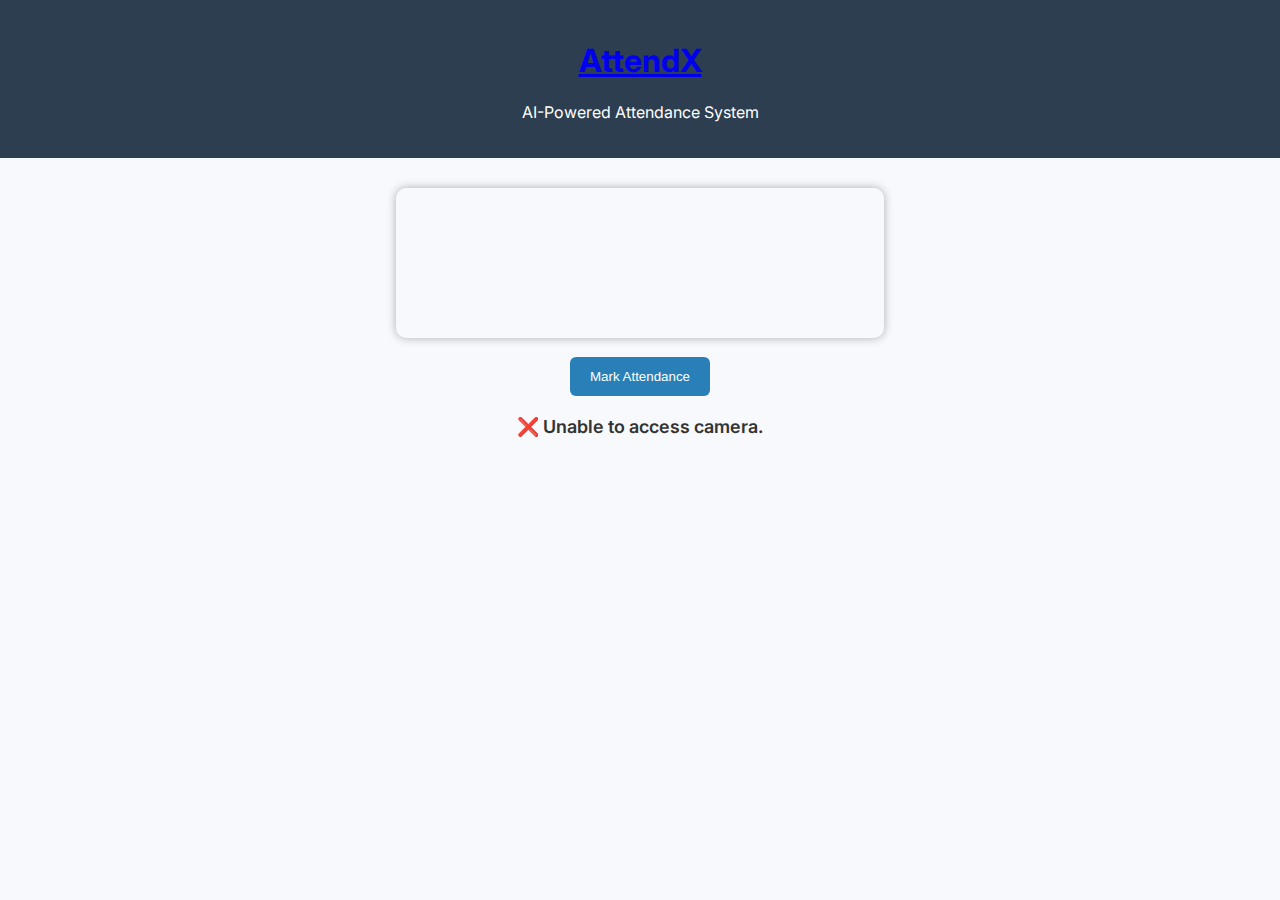
<file: frontend/attendance.html>
<!DOCTYPE html>
<html lang="en">
<head>
  <meta charset="UTF-8">
  <meta name="viewport" content="width=device-width, initial-scale=1.0">
  <title>AI Attendance - AttendX</title>
  <link href="https://fonts.googleapis.com/css2?family=Inter:wght@300;400&display=swap" rel="stylesheet">
  <style>
    body { font-family: 'Inter', sans-serif; margin: 0; background: #f7f9fc; color: #333; }
    header { text-align: center; padding: 20px; background: #2c3e50; color: #fff; }
    .container { padding: 30px; text-align: center; }
    video { width: 40%; border-radius: 10px; box-shadow: 0 0 10px rgba(0,0,0,0.3); }
    button { background: #2980b9; color: #fff; border: none; padding: 12px 20px; border-radius: 6px; cursor: pointer; margin-top: 15px; }
    button:hover { background: #3498db; }
    .message { margin-top: 20px; font-size: 18px; font-weight: 600; }
  </style>
</head>
<body>
  <header>
    <h1><a href="index.html">AttendX</a></h1>
    <p>AI-Powered Attendance System</p>
  </header>
  <div class="container">
    <video id="video" autoplay playsinline></video><br>
    <button id="startBtn">Mark Attendance</button>
    <div class="message" id="message"></div>
  </div>

  <script>
    const video = document.getElementById('video');
    const startBtn = document.getElementById('startBtn');
    const messageEl = document.getElementById('message');
    let stream = null;

    async function startCamera() {
      try {
        stream = await navigator.mediaDevices.getUserMedia({ video: true });
        video.srcObject = stream;
      } catch (err) {
        messageEl.textContent = "❌ Unable to access camera.";
      }
    }

    async function captureAndSendFrame() {
      const canvas = document.createElement('canvas');
      canvas.width = video.videoWidth;
      canvas.height = video.videoHeight;
      const ctx = canvas.getContext('2d');
      ctx.drawImage(video, 0, 0, canvas.width, canvas.height);
      const imageData = canvas.toDataURL('image/jpeg');

      messageEl.textContent = "📸 Analyzing face...";

      try {
        const res = await fetch("http://127.0.0.1:5000/mark_attendance", {
          method: "POST",
          headers: { "Content-Type": "application/json" },
          body: JSON.stringify({ image: imageData })
        });

        const data = await res.json();
        messageEl.textContent = data.message || "No response from server.";
      } catch (err) {
        messageEl.textContent = "❌ Server error. Check Flask connection.";
      }
    }

    startBtn.addEventListener("click", captureAndSendFrame);
    window.onload = startCamera;
  </script>
</body>
</html>
</file>
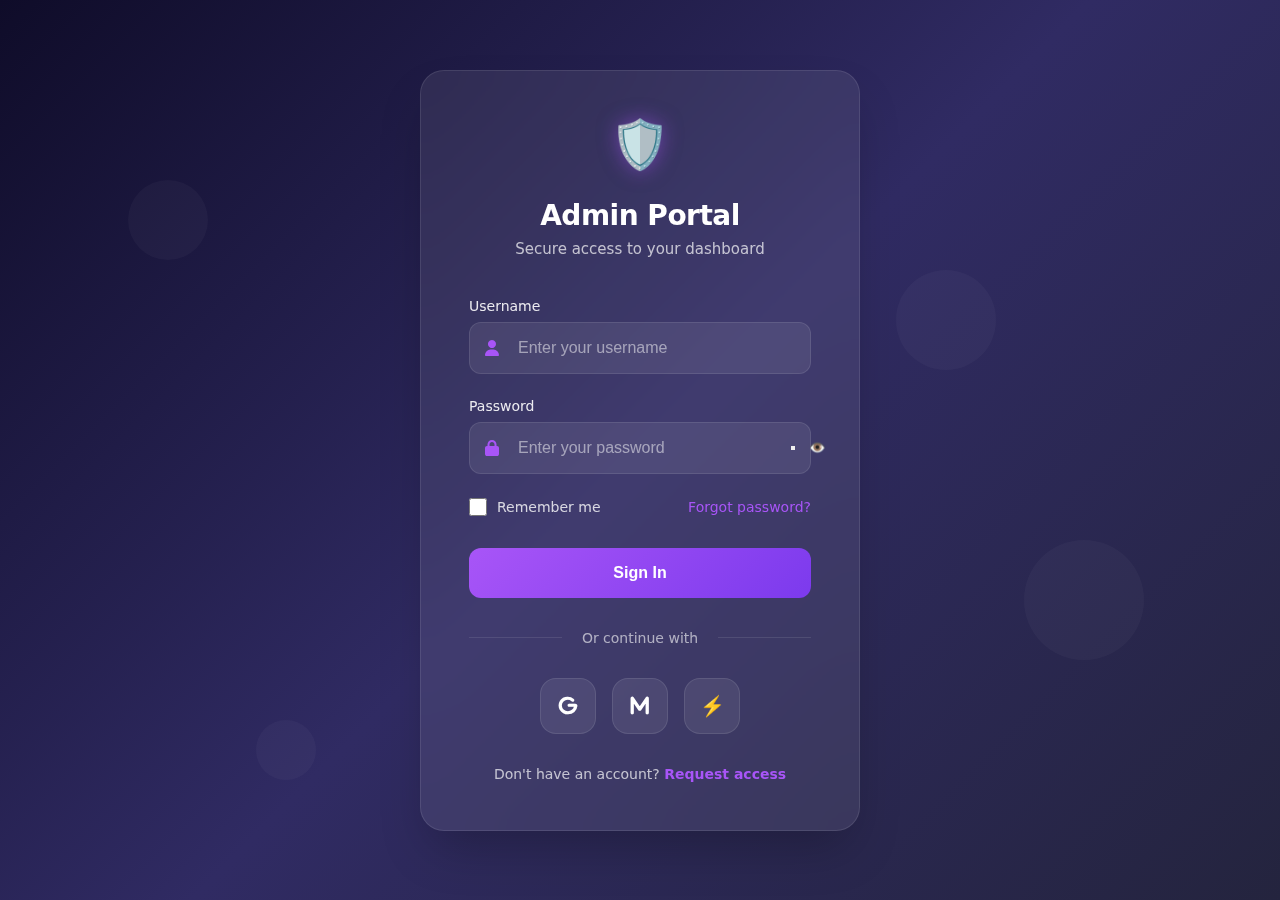
<file: frontend/login.html>
<!DOCTYPE html>
  <html lang="en">
  <head>
    <meta charset="UTF-8">
    <meta name="viewport" content="width=device-width, initial-scale=1.0">
    <title>Admin Portal - Secure Login</title>
    <link rel="stylesheet" href="https://cdnjs.cloudflare.com/ajax/libs/font-awesome/6.5.0/css/all.min.css" crossorigin="anonymous" referrerpolicy="no-referrer">
    <link rel="stylesheet" href="https://cdn.jsdelivr.net/npm/@fortawesome/fontawesome-free@6.5.0/css/all.min.css" crossorigin="anonymous">
    
    <!-- Fallback styles for when icons don't load -->
    <style>
      .icon-fallback {
        display: inline-block;
        width: 1em;
        height: 1em;
        background-color: currentColor;
        mask: var(--icon-mask);
        -webkit-mask: var(--icon-mask);
      }
      
      /* Custom icon styles as fallback */
      .fa-shield-halved:before, .icon-shield:before { content: "🛡️"; }
      .fa-user:before, .icon-user:before { content: "👤"; }
      .fa-lock:before, .icon-lock:before { content: "🔒"; }
      .fa-eye:before, .icon-eye:before { content: "👁️"; }
      .fa-eye-slash:before, .icon-eye-slash:before { content: "🙈"; }
      .fa-google:before, .icon-google:before { content: "G"; font-weight: bold; }
      .fa-microsoft:before, .icon-microsoft:before { content: "M"; font-weight: bold; }
      .fa-github:before, .icon-github:before { content: "⚡"; }
      .fa-spinner:before, .icon-spinner:before { content: "⟳"; }
    </style>
    <style>
      * {
        margin: 0;
        padding: 0;
        box-sizing: border-box;
      }

      body {
        font-family: 'Inter', -apple-system, BlinkMacSystemFont, 'Segoe UI', system-ui, sans-serif;
        display: flex;
        justify-content: center;
        align-items: center;
        min-height: 100vh;
        background: linear-gradient(135deg, #0f0c29 0%, #302b63 50%, #24243e 100%);
        padding: 20px;
        overflow: hidden;
      }

      /* Animated background elements */
      .bg-shapes {
        position: absolute;
        top: 0;
        left: 0;
        width: 100%;
        height: 100%;
        overflow: hidden;
        z-index: 0;
      }

      .shape {
        position: absolute;
        background: rgba(255, 255, 255, 0.03);
        border-radius: 50%;
        animation: float 15s infinite linear;
      }

      .shape:nth-child(1) { width: 80px; height: 80px; top: 20%; left: 10%; animation-delay: 0s; }
      .shape:nth-child(2) { width: 120px; height: 120px; top: 60%; left: 80%; animation-delay: 2s; }
      .shape:nth-child(3) { width: 60px; height: 60px; top: 80%; left: 20%; animation-delay: 4s; }
      .shape:nth-child(4) { width: 100px; height: 100px; top: 30%; left: 70%; animation-delay: 6s; }

      @keyframes float {
        0%, 100% { transform: translateY(0px) rotate(0deg); }
        50% { transform: translateY(-20px) rotate(180deg); }
      }

      .login-container {
        position: relative;
        z-index: 1;
        background: rgba(255, 255, 255, 0.08);
        backdrop-filter: blur(20px);
        border: 1px solid rgba(255, 255, 255, 0.1);
        padding: 48px;
        border-radius: 24px;
        box-shadow: 0 25px 50px -12px rgba(0, 0, 0, 0.25);
        width: 100%;
        max-width: 440px;
        animation: slideUp 0.8s ease-out;
      }

      @keyframes slideUp {
        from {
          opacity: 0;
          transform: translateY(30px);
        }
        to {
          opacity: 1;
          transform: translateY(0);
        }
      }

      .logo {
        text-align: center;
        margin-bottom: 32px;
      }

      .logo-container {
        position: relative;
        display: inline-block;
      }

      .logo i {
        font-size: 48px;
        color: #a855f7;
        text-shadow: 0 0 20px rgba(168, 85, 247, 0.5);
        animation: pulse 2s infinite;
      }

      @keyframes pulse {
        0%, 100% { transform: scale(1); }
        50% { transform: scale(1.05); }
      }

      h2 {
        text-align: center;
        margin-bottom: 8px;
        color: #ffffff;
        font-weight: 700;
        font-size: 28px;
        letter-spacing: -0.5px;
      }

      .subtitle {
        text-align: center;
        color: rgba(255, 255, 255, 0.7);
        margin-bottom: 40px;
        font-size: 15px;
        font-weight: 400;
      }

      .input-group {
        position: relative;
        margin-bottom: 24px;
      }

      .input-label {
        display: block;
        color: rgba(255, 255, 255, 0.9);
        font-size: 14px;
        font-weight: 500;
        margin-bottom: 8px;
      }

      .input-wrapper {
        position: relative;
      }

      .input-group i {
        position: absolute;
        left: 16px;
        top: 50%;
        transform: translateY(-50%);
        color: #a855f7;
        z-index: 2;
      }

      input {
        width: 100%;
        padding: 16px 16px 16px 48px;
        background: rgba(255, 255, 255, 0.08);
        border: 1px solid rgba(255, 255, 255, 0.1);
        border-radius: 12px;
        font-size: 16px;
        color: #ffffff;
        transition: all 0.3s ease;
      }

      input::placeholder {
        color: rgba(255, 255, 255, 0.5);
      }

      input:focus {
        outline: none;
        border-color: #a855f7;
        box-shadow: 0 0 0 3px rgba(168, 85, 247, 0.2);
        background: rgba(255, 255, 255, 0.12);
      }

      .password-toggle {
        position: absolute;
        right: 16px;
        top: 50%;
        transform: translateY(-50%);
        cursor: pointer;
        color: rgba(255, 255, 255, 0.6);
        transition: color 0.3s ease;
        z-index: 2;
      }

      .password-toggle:hover {
        color: #a855f7;
      }

      .remember-forgot {
        display: flex;
        justify-content: space-between;
        align-items: center;
        margin-bottom: 32px;
        font-size: 14px;
      }

      .remember {
        display: flex;
        align-items: center;
        cursor: pointer;
      }

      .remember input[type="checkbox"] {
        width: 18px;
        height: 18px;
        margin-right: 10px;
        padding: 0;
        accent-color: #a855f7;
      }

      .remember label {
        color: rgba(255, 255, 255, 0.8);
        cursor: pointer;
      }

      .forgot {
        color: #a855f7;
        text-decoration: none;
        transition: all 0.3s ease;
        font-weight: 500;
      }

      .forgot:hover {
        color: #c084fc;
        text-decoration: underline;
      }

      .login-btn {
        width: 100%;
        padding: 16px;
        background: linear-gradient(135deg, #a855f7 0%, #7c3aed 100%);
        color: white;
        border: none;
        border-radius: 12px;
        font-size: 16px;
        font-weight: 600;
        cursor: pointer;
        transition: all 0.3s ease;
        position: relative;
        overflow: hidden;
      }

      .login-btn::before {
        content: '';
        position: absolute;
        top: 0;
        left: -100%;
        width: 100%;
        height: 100%;
        background: linear-gradient(90deg, transparent, rgba(255, 255, 255, 0.2), transparent);
        transition: left 0.5s;
      }

      .login-btn:hover::before {
        left: 100%;
      }

      .login-btn:hover {
        transform: translateY(-2px);
        box-shadow: 0 10px 25px rgba(168, 85, 247, 0.4);
      }

      .login-btn:active {
        transform: translateY(0);
      }

      .login-btn:disabled {
        opacity: 0.7;
        cursor: not-allowed;
        transform: none;
      }

      .divider {
        display: flex;
        align-items: center;
        margin: 32px 0;
        color: rgba(255, 255, 255, 0.6);
      }

      .divider::before,
      .divider::after {
        content: "";
        flex: 1;
        height: 1px;
        background: rgba(255, 255, 255, 0.1);
      }

      .divider span {
        padding: 0 20px;
        font-size: 14px;
        font-weight: 500;
      }

      .social-login {
        display: flex;
        justify-content: center;
        gap: 16px;
        margin-bottom: 32px;
      }

      .social-btn {
        width: 56px;
        height: 56px;
        border-radius: 16px;
        display: flex;
        align-items: center;
        justify-content: center;
        background: rgba(255, 255, 255, 0.08);
        border: 1px solid rgba(255, 255, 255, 0.1);
        cursor: pointer;
        transition: all 0.3s ease;
        position: relative;
        overflow: hidden;
      }

      .social-btn::before {
        content: '';
        position: absolute;
        top: 0;
        left: 0;
        right: 0;
        bottom: 0;
        background: rgba(255, 255, 255, 0.1);
        opacity: 0;
        transition: opacity 0.3s ease;
      }

      .social-btn:hover::before {
        opacity: 1;
      }

      .social-btn:hover {
        transform: translateY(-3px);
        box-shadow: 0 8px 20px rgba(0, 0, 0, 0.3);
      }

      .social-btn i {
        color: #ffffff;
        font-size: 20px;
        position: relative;
        z-index: 1;
      }

      .register {
        text-align: center;
        font-size: 14px;
        color: rgba(255, 255, 255, 0.7);
      }

      .register a {
        color: #a855f7;
        text-decoration: none;
        font-weight: 600;
        transition: color 0.3s ease;
      }

      .register a:hover {
        color: #c084fc;
        text-decoration: underline;
      }

      .error-message {
        background: rgba(239, 68, 68, 0.1);
        border: 1px solid rgba(239, 68, 68, 0.3);
        color: #fca5a5;
        padding: 12px 16px;
        border-radius: 8px;
        font-size: 14px;
        margin-top: 16px;
        margin-bottom: 16px;
        display: none;
        animation: slideDown 0.3s ease-out;
      }

      @keyframes slideDown {
        from {
          opacity: 0;
          transform: translateY(-10px);
        }
        to {
          opacity: 1;
          transform: translateY(0);
        }
      }

      .success-message {
        background: rgba(34, 197, 94, 0.1);
        border: 1px solid rgba(34, 197, 94, 0.3);
        color: #86efac;
        padding: 12px 16px;
        border-radius: 8px;
        font-size: 14px;
        margin-top: 16px;
        margin-bottom: 16px;
        display: none;
        animation: slideDown 0.3s ease-out;
      }

      /* Enhanced mobile responsiveness */
      @media (max-width: 480px) {
        body {
          padding: 16px;
        }
        
        .login-container {
          padding: 32px 24px;
          border-radius: 20px;
        }
        
        h2 {
          font-size: 24px;
        }
        
        .remember-forgot {
          flex-direction: column;
          align-items: flex-start;
          gap: 12px;
        }
        
        .social-login {
          gap: 12px;
        }
        
        .social-btn {
          width: 52px;
          height: 52px;
        }
      }

      /* Loading animation */
      @keyframes spin {
        0% { transform: rotate(0deg); }
        100% { transform: rotate(360deg); }
      }

      .spinner {
        animation: spin 1s linear infinite;
      }

      /* Input focus animations */
      .input-wrapper.focused {
        transform: scale(1.02);
      }

      /* Accessibility improvements */
      .visually-hidden {
        position: absolute;
        width: 1px;
        height: 1px;
        padding: 0;
        margin: -1px;
        overflow: hidden;
        clip: rect(0, 0, 0, 0);
        white-space: nowrap;
        border: 0;
      }
    </style>
  </head>
  <body>
    <div class="bg-shapes">
      <div class="shape"></div>
      <div class="shape"></div>
      <div class="shape"></div>
      <div class="shape"></div>
    </div>

    <div class="login-container">
      <div class="logo">
        <div class="logo-container">
          <a href="index.html">
          <i class="fas fa-shield-halved icon-shield"></i></a>
        </div>
      </div>
      
      <h2>Admin Portal</h2>
      <p class="subtitle">Secure access to your dashboard</p>
      
      <form id="loginForm" novalidate>
        <div class="input-group">
          <label for="username" class="input-label">Username</label>
          <div class="input-wrapper">
            <i class="fas fa-user icon-user" aria-hidden="true"></i>
            <input 
              type="text" 
              id="username" 
              placeholder="Enter your username" 
              required 
              autocomplete="username"
              aria-describedby="username-error"
            >
          </div>
          <div id="username-error" class="error-message" role="alert"></div>
        </div>
        
        <div class="input-group">
          <label for="password" class="input-label">Password</label>
          <div class="input-wrapper">
            <i class="fas fa-lock icon-lock" aria-hidden="true"></i>
            <input 
              type="password" 
              id="password" 
              placeholder="Enter your password" 
              required
              autocomplete="current-password"
              aria-describedby="password-error"
            >
            <button 
              type="button" 
              class="password-toggle" 
              id="passwordToggle"
              aria-label="Toggle password visibility"
            >
              <i class="fas fa-eye icon-eye" aria-hidden="true"></i>
            </button>
          </div>
          <div id="password-error" class="error-message" role="alert"></div>
        </div>
        
        <div class="error-message" id="generalError" role="alert"></div>
        <div class="success-message" id="successMessage" role="status"></div>
        
        <div class="remember-forgot">
          <div class="remember">
            <input type="checkbox" id="remember" aria-describedby="remember-desc">
            <label for="remember">Remember me</label>
            <span id="remember-desc" class="visually-hidden">Keep me logged in for 30 days</span>
          </div>
          <a href="#" class="forgot" role="button">Forgot password?</a>
        </div>
        
        <button type="submit" class="login-btn" id="loginButton">
          <span id="loginButtonText">Sign In</span>
        </button>
      </form>
      
      <div class="divider">
        <span>Or continue with</span>
      </div>
      
      <div class="social-login">
        <button class="social-btn" aria-label="Continue with Google">
          <i class="fab fa-google icon-google" aria-hidden="true"></i>
        </button>
        <button class="social-btn" aria-label="Continue with Microsoft">
          <i class="fab fa-microsoft icon-microsoft" aria-hidden="true"></i>
        </button>
        <button class="social-btn" aria-label="Continue with GitHub">
          <i class="fab fa-github icon-github" aria-hidden="true"></i>
        </button>
      </div>
      
      <div class="register">
        Don't have an account? <a href="#" role="button">Request access</a>
      </div>
    </div>

   <script>
class AdminLogin {
  constructor() {
    this.form = document.getElementById("loginForm");
    this.usernameInput = document.getElementById("username");
    this.passwordInput = document.getElementById("password");
    this.errorMessage = document.getElementById("generalError");
    this.successMessage = document.getElementById("successMessage");
    this.loginButton = document.getElementById("loginButton");
    this.loginButtonText = document.getElementById("loginButtonText");

    this.form.addEventListener("submit", (e) => this.handleSubmit(e));
  }

  showError(msg) {
    this.errorMessage.textContent = msg;
    this.errorMessage.style.display = "block";
  }

  showSuccess(msg) {
    this.successMessage.textContent = msg;
    this.successMessage.style.display = "block";
  }

  async handleSubmit(e) {
    e.preventDefault();
    this.errorMessage.style.display = "none";
    this.successMessage.style.display = "none";

    const username = this.usernameInput.value.trim();
    const password = this.passwordInput.value.trim();

    if (!username || !password) {
      this.showError("Please fill all fields.");
      return;
    }

    this.loginButton.disabled = true;
    this.loginButtonText.textContent = "Logging in...";

    try {
      const response = await fetch("http://localhost:9090/admin/login", {
        method: "POST",
        headers: { "Content-Type": "application/json" },
        body: JSON.stringify({ username, password }),
      });

      const result = await response.text();

      if (result === "success") {
        localStorage.setItem("isAdmin", "true");
        localStorage.setItem("adminUsername", username);
        this.showSuccess("Login successful! Redirecting...");
        setTimeout(() => window.location.href = "index.html", 1000);
      } else {
        this.showError("Invalid username or password!");
      }
    } catch (error) {
      this.showError("Server not responding. Please try again.");
    } finally {
      this.loginButton.disabled = false;
      this.loginButtonText.textContent = "Sign In";
    }
  }
}

document.addEventListener("DOMContentLoaded", () => new AdminLogin());
</script>


  </body>
  </html>
</file>
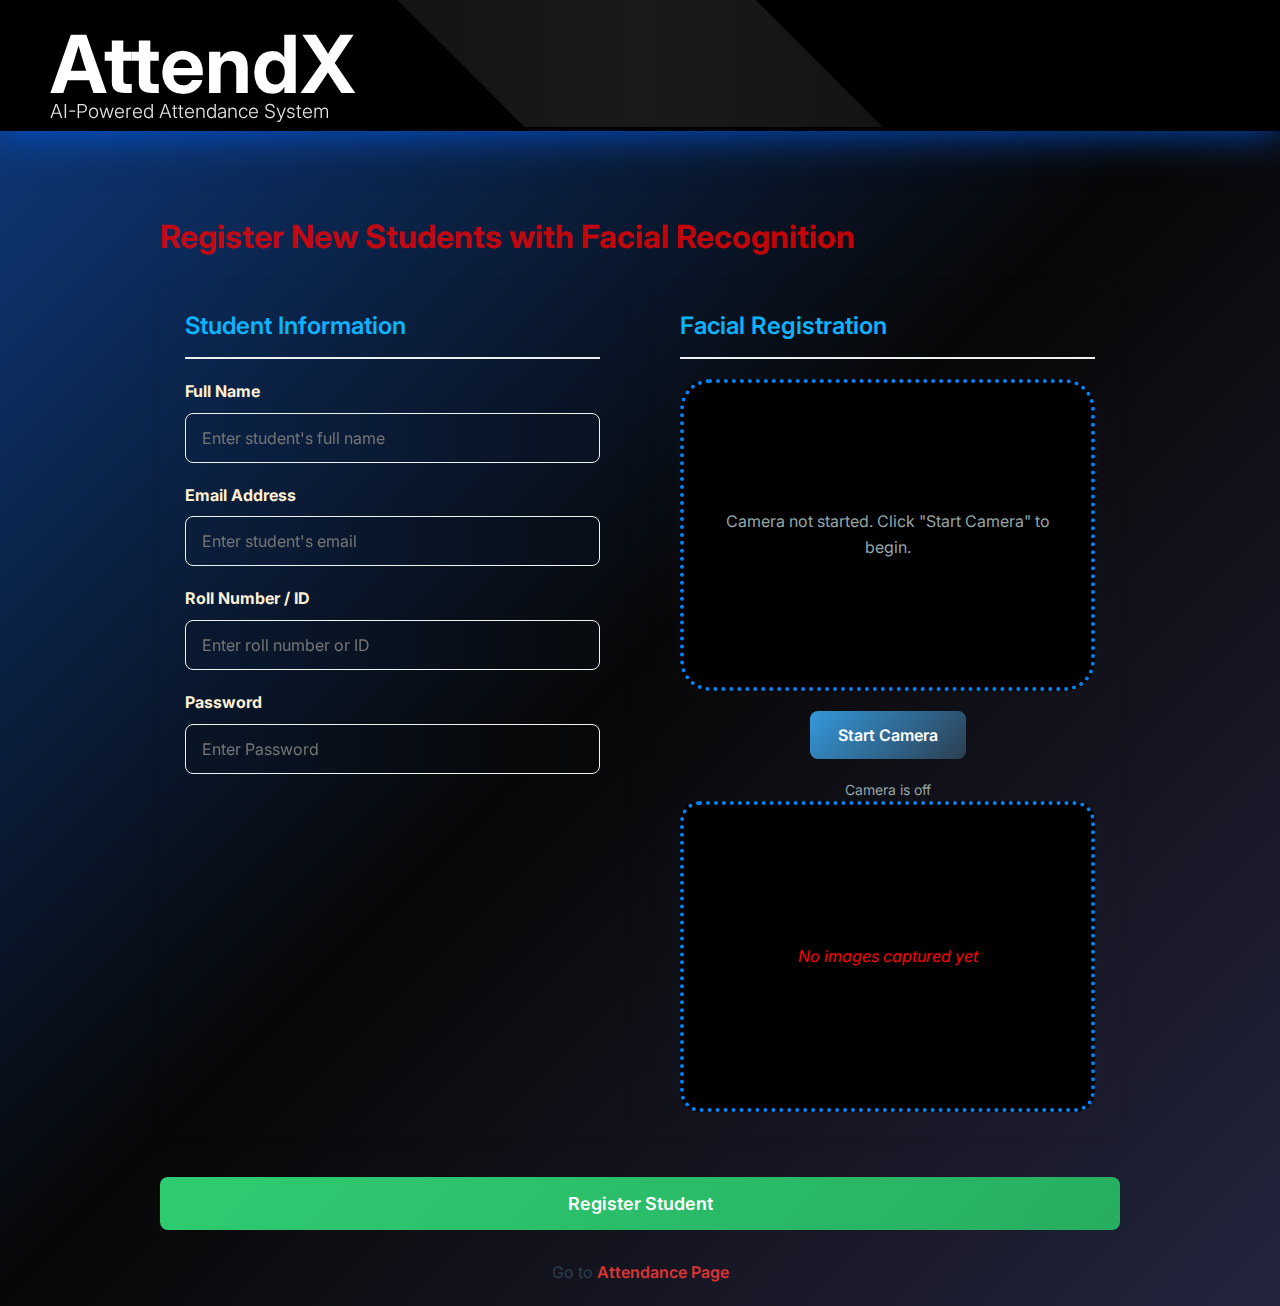
<file: frontend/registration.html>
<!DOCTYPE html>
<html lang="en">
<head>
  <meta charset="UTF-8">
  <meta name="viewport" content="width=device-width, initial-scale=1.0">
  <title>Registration - AttendX</title>
  <link href="https://fonts.googleapis.com/css2?family=Inter:wght@300;400;500;600;700&display=swap" rel="stylesheet">
  <link rel="stylesheet" href="styles/registration.css">
</head>
<body>
  <header>
    <h1><a href="index.html">AttendX</a></h1>
    <p class="subtitle">AI-Powered Attendance System</p>
  </header>

  <div class="container">
    <h2>Register New Students with Facial Recognition</h2>
    <div class="content">
      <div class="form-section">
        <h2 class="section-title">Student Information</h2>
        <form id="registrationForm">
          <div class="form-group">
            <label for="name">Full Name</label>
            <input type="text" id="name" placeholder="Enter student's full name" required>
          </div>
          <div class="form-group">
            <label for="email">Email Address</label>
            <input type="email" id="email" placeholder="Enter student's email" required>
          </div>
          <div class="form-group">
            <label for="rollNo">Roll Number / ID</label>
            <input type="text" id="rollNo" placeholder="Enter roll number or ID" required>
          </div>
          <div class="form-group">
            <label for="class">Password</label>
            <input type="password" id="class" placeholder="Enter Password" required>
          </div>
        </form>
      </div>

      <div class="camera-section">
        <h2 class="section-title">Facial Registration</h2>
        <div class="video-container">
          <div class="camera-placeholder" id="cameraPlaceholder">
            Camera not started. Click "Start Camera" to begin.
          </div>
          <video id="video" autoplay playsinline></video>
        </div>

        <div class="camera-controls">
          <button id="startCameraBtn" class="start-camera-btn">Start Camera</button>
        </div>

        <div class="camera-status" id="cameraStatus">Camera is off</div>
        <div class="captured-image" id="capturedImageContainer"><span>No images captured yet</span></div>
      </div>
    </div>

    <button type="submit" form="registrationForm" class="submit-btn">Register Student</button>
    <div class="page-link">
      <p>Go to <a href="attendance.html">Attendance Page</a></p>
    </div>
  </div>

  <script>
    const video = document.getElementById('video');
    const startCameraBtn = document.getElementById('startCameraBtn');
    const capturedImageContainer = document.getElementById('capturedImageContainer');
    const registrationForm = document.getElementById('registrationForm');
    const cameraPlaceholder = document.getElementById('cameraPlaceholder');
    const cameraStatus = document.getElementById('cameraStatus');

    let stream = null;
    let capturedImages = [];

    async function initCamera() {
      try {
        alert("Please move your face slowly in front of the camera to capture multiple angles.");
        stream = await navigator.mediaDevices.getUserMedia({ video: { width: 640, height: 480 } });
        video.srcObject = stream;
        video.style.display = 'block';
        cameraPlaceholder.style.display = 'none';
        startCameraBtn.style.display = 'none';
        cameraStatus.textContent = 'Capturing images...';
        cameraStatus.style.color = '#27ae60';
        await captureMultipleImages();
      } catch (err) {
        alert("Unable to access camera. Please check permissions.");
        cameraStatus.textContent = 'Error accessing camera';
        cameraStatus.style.color = '#e74c3c';
      }
    }

    async function captureMultipleImages() {
      capturedImages = [];
      for (let i = 1; i <= 5; i++) {
        await new Promise(resolve => setTimeout(resolve, 1000));
        const canvas = document.createElement('canvas');
        canvas.width = video.videoWidth;
        canvas.height = video.videoHeight;
        const ctx = canvas.getContext('2d');
        ctx.drawImage(video, 0, 0, canvas.width, canvas.height);
        capturedImages.push(canvas.toDataURL('image/jpeg'));
      }

      stream.getTracks().forEach(track => track.stop());
      video.style.display = 'none';
      cameraPlaceholder.style.display = 'flex';
      startCameraBtn.style.display = 'block';
      cameraStatus.textContent = 'Images captured successfully. Camera turned off.';
      cameraStatus.style.color = '#2c3e50';
      capturedImageContainer.innerHTML = capturedImages.map(img => `<img src="${img}" width="100">`).join(' ');
    }

    async function handleFormSubmit(e) {
      e.preventDefault();

      const name = document.getElementById('name').value.trim();
      const email = document.getElementById('email').value.trim();
      const rollNo = document.getElementById('rollNo').value.trim();
      const password = document.getElementById('class').value.trim();

      if (!name || !email || !rollNo || !password) {
        alert("Please fill all fields");
        return;
      }

      if (capturedImages.length < 1) {
        alert("Please capture images first");
        return;
      }

      const studentData = {
        name,
        email,
        registrationNo: rollNo,
        password,
        images: capturedImages.map((img, i) => ({
          fileName: `img${i + 1}.jpg`,
          data: img.replace(/^data:image\/(png|jpg|jpeg);base64,/, "")
        }))
      };

      try {
        const response = await fetch("http://localhost:9090/api/students/register", {
          method: "POST",
          headers: { "Content-Type": "application/json" },
          body: JSON.stringify(studentData)
        });

        const text = await response.text();

        if (text.includes("ALREADY_REGISTERED")) {
          alert("⚠️ Already registered Student");
          return;
        }

        if (!response.ok && !text.toLowerCase().includes("success")) {
          throw new Error("Failed to register student");
        }

        alert(`✅ Student ${name} registered successfully! for mark attendance wait for 2 minutes.`);

        registrationForm.reset();
        capturedImages = [];
        capturedImageContainer.innerHTML = `<span>No images captured yet</span>`;
      } catch (err) {
        console.error(err);
        alert("❌ Failed to register student. Please try again.");
      }
    }

    startCameraBtn.addEventListener('click', initCamera);
    registrationForm.addEventListener('submit', handleFormSubmit);

    window.addEventListener('beforeunload', () => {
      if (stream) stream.getTracks().forEach(track => track.stop());
    });
  </script>
</body>
</html>
</file>
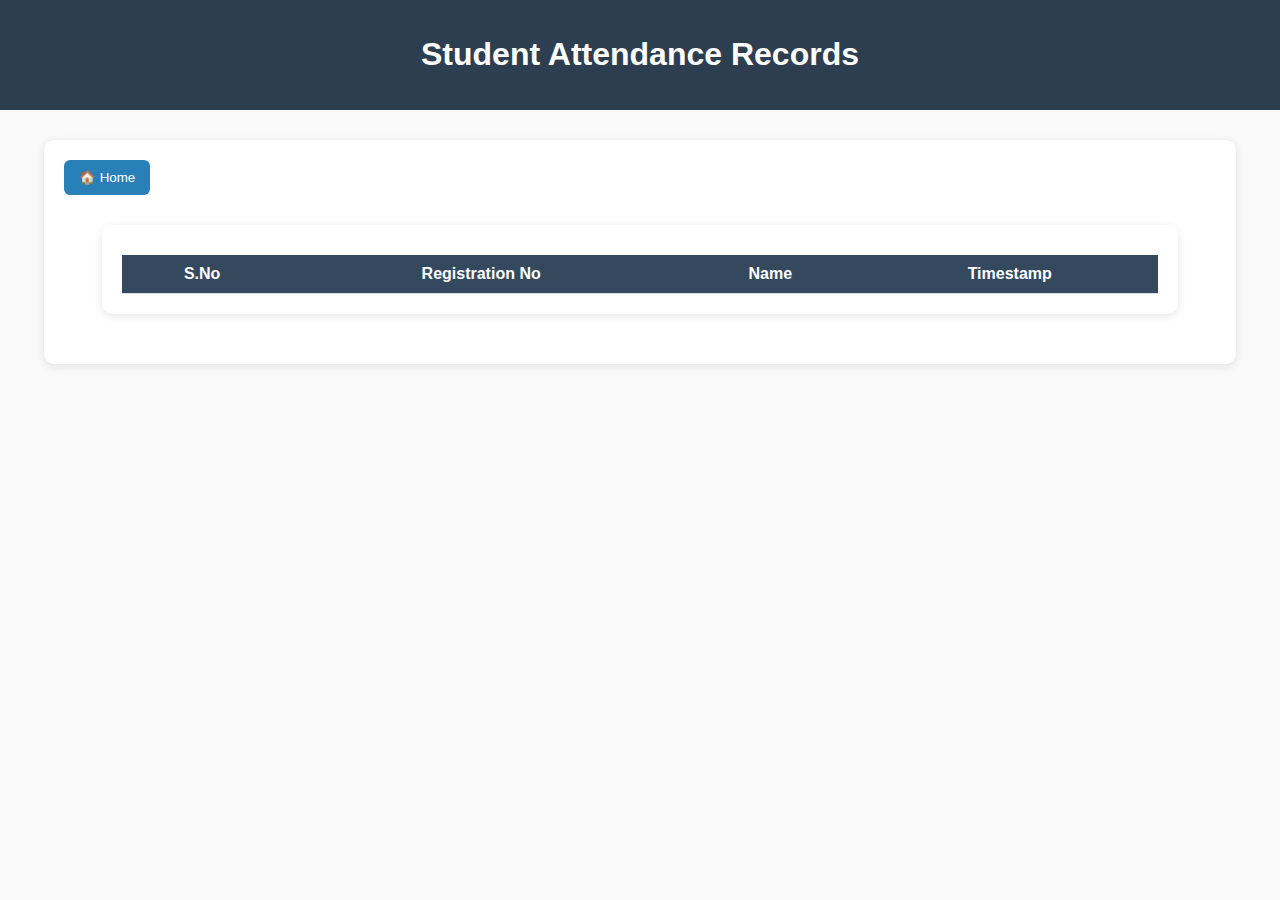
<file: frontend/show_attendance.html>
<!DOCTYPE html>
<html lang="en">
<head>
  <meta charset="UTF-8">
  <meta name="viewport" content="width=device-width, initial-scale=1.0">
  <title>Attendance Records</title>
  <style>
    body { font-family: Arial, sans-serif; background: #f9f9f9; margin: 0; padding: 0; }
    header { background: #2c3e50; color: white; text-align: center; padding: 15px; }
    .container { width: 90%; margin: 30px auto; background: white; padding: 20px; border-radius: 10px; box-shadow: 0 2px 8px rgba(0,0,0,0.1); }
    table { width: 100%; border-collapse: collapse; margin-top: 10px; }
    th, td { padding: 10px; text-align: center; border-bottom: 1px solid #ddd; }
    th { background: #34495e; color: white; }
    tr:hover { background: #f2f6fc; }
    button { padding: 10px 15px; background: #2980b9; color: white; border: none; border-radius: 6px; cursor: pointer; }
    button:hover { background: #3498db; }
  </style>
</head>
<body>
  <header><h1>Student Attendance Records</h1></header>
  <div class="container">
    <div class="btn-container">
      <button onclick="window.location.href='index.html'">🏠 Home</button>
    </div>
  <div class="container">
    <!-- <button onclick="fetchAttendance()">Fetch Attendance</button> -->
    <table id="attendanceTable">
      <thead>
        <tr>
          <th>S.No</th>
          <th>Registration No</th>
          <th>Name</th>
          <th>Timestamp</th>
        </tr>
      </thead>
      <tbody></tbody>
    </table>
  </div>

  <script>
    async function fetchAttendance() {
      try {
        const response = await fetch("http://localhost:9090/api/attendance/fetch");
        const data = await response.json();

        const tbody = document.querySelector("#attendanceTable tbody");
        tbody.innerHTML = "";

        if (!Array.isArray(data) || data.length === 0) {
          tbody.innerHTML = "<tr><td colspan='4'>No attendance records found</td></tr>";
          return;
        }

        data.forEach((rec, index) => {
          const row = `<tr>
            <td>${index + 1}</td>
            <td>${rec.registrationNo}</td>
            <td>${rec.name}</td>
            <td>${rec.timestamp}</td>
          </tr>`;
          tbody.innerHTML += row;
        });
      } catch (error) {
        console.error("Error fetching data:", error);
      }
    }

    window.onload = fetchAttendance;
  </script>
</body>
</html>
</file>
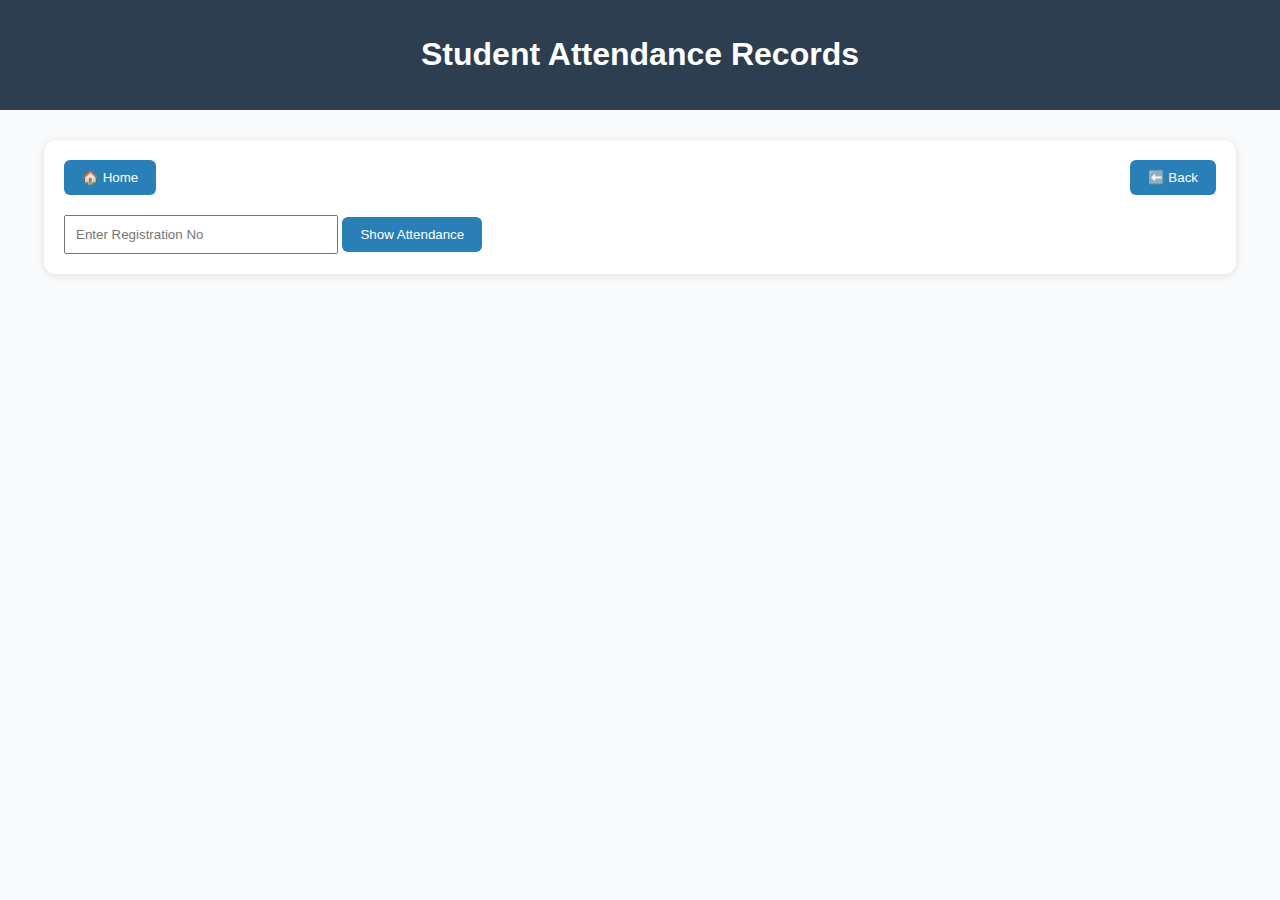
<file: frontend/show_student_attendance.html>
<!DOCTYPE html>
<html lang="en">
<head>
  <meta charset="UTF-8">
  <meta name="viewport" content="width=device-width, initial-scale=1.0">
  <title>Student Attendance</title>
  <style>
    body {
      font-family: 'Inter', sans-serif;
      background: #f8fafc;
      margin: 0;
      padding: 0;
    }
    header {
      background: #2c3e50;
      color: white;
      padding: 15px;
      text-align: center;
    }
    .container {
      width: 90%;
      margin: 30px auto;
      background: white;
      border-radius: 12px;
      padding: 20px;
      box-shadow: 0 2px 8px rgba(0,0,0,0.1);
    }
    h2 {
      margin-top: 30px;
      color: #2c3e50;
      border-bottom: 2px solid #2980b9;
      display: inline-block;
      padding-bottom: 5px;
    }
    table {
      width: 100%;
      border-collapse: collapse;
      margin-top: 10px;
    }
    th, td {
      padding: 12px;
      border-bottom: 1px solid #e0e0e0;
      text-align: center;
    }
    th {
      background: #34495e;
      color: white;
    }
    tr:hover {
      background: #f2f6fc;
    }
    .btn-container {
      display: flex;
      justify-content: space-between;
      margin-bottom: 20px;
    }
    button {
      padding: 10px 18px;
      background: #2980b9;
      color: white;
      border: none;
      border-radius: 6px;
      cursor: pointer;
    }
    button:hover {
      background: #3498db;
    }
  </style>
</head>
<body>
  <header>
    <h1>Student Attendance Records</h1>
  </header>

  <div class="container">
    <div class="btn-container">
      <button onclick="window.location.href='index.html'">🏠 Home</button>
      <button onclick="window.history.back()">⬅️ Back</button>
    </div>

    <input type="text" id="regInput" placeholder="Enter Registration No" style="padding:10px; width:250px;">
    <button id="showBtn" onclick="fetchAttendance()">Show Attendance</button>

    <div id="attendanceSections"></div>
  </div>

  <script>
    async function fetchAttendance() {
      const regNo = document.getElementById("regInput").value.trim();
      if (!regNo) {
        alert("Please enter registration number");
        return;
      }

      const response = await fetch(`http://localhost:9090/api/attendance/fetch/${regNo}`);
      const data = await response.json();

      const container = document.getElementById("attendanceSections");
      container.innerHTML = "";

      if (!Array.isArray(data) || data.length === 0) {
        container.innerHTML = "<p>No attendance records found.</p>";
        return;
      }

      const today = new Date().toDateString();
      const yesterday = new Date(Date.now() - 86400000).toDateString();

      const groups = { Today: [], Yesterday: [], Earlier: [] };

      data.forEach((rec) => {
        const recDate = new Date(rec.timestamp).toDateString();
        if (recDate === today) groups.Today.push(rec);
        else if (recDate === yesterday) groups.Yesterday.push(rec);
        else groups.Earlier.push(rec);
      });

      for (const [label, records] of Object.entries(groups)) {
        if (records.length > 0) {
          const section = document.createElement("div");
          section.innerHTML = `<h2>${label}</h2>
            <table>
              <thead>
                <tr><th>S.No</th><th>Registration No</th><th>Name</th><th>Timestamp</th></tr>
              </thead>
              <tbody>
                ${records.map((r, i) => `
                  <tr>
                    <td>${i + 1}</td>
                    <td>${r.registrationNo}</td>
                    <td>${r.name}</td>
                    <td>${r.timestamp}</td>
                  </tr>
                `).join("")}
              </tbody>
            </table>`;
          container.appendChild(section);
        }
      }
    }

    // ✅ Auto-fetch attendance if registrationNo is passed via URL
    document.addEventListener("DOMContentLoaded", () => {
      const params = new URLSearchParams(window.location.search);
      const regNo = params.get("registrationNo");
      if (regNo) {
        const input = document.getElementById("regInput");
        input.value = regNo;
        input.readOnly = true; // prevent editing
        document.getElementById("showBtn").style.display = "none"; // hide manual button
        fetchAttendance();
      }
    });
  </script>
</body>
</html>
</file>
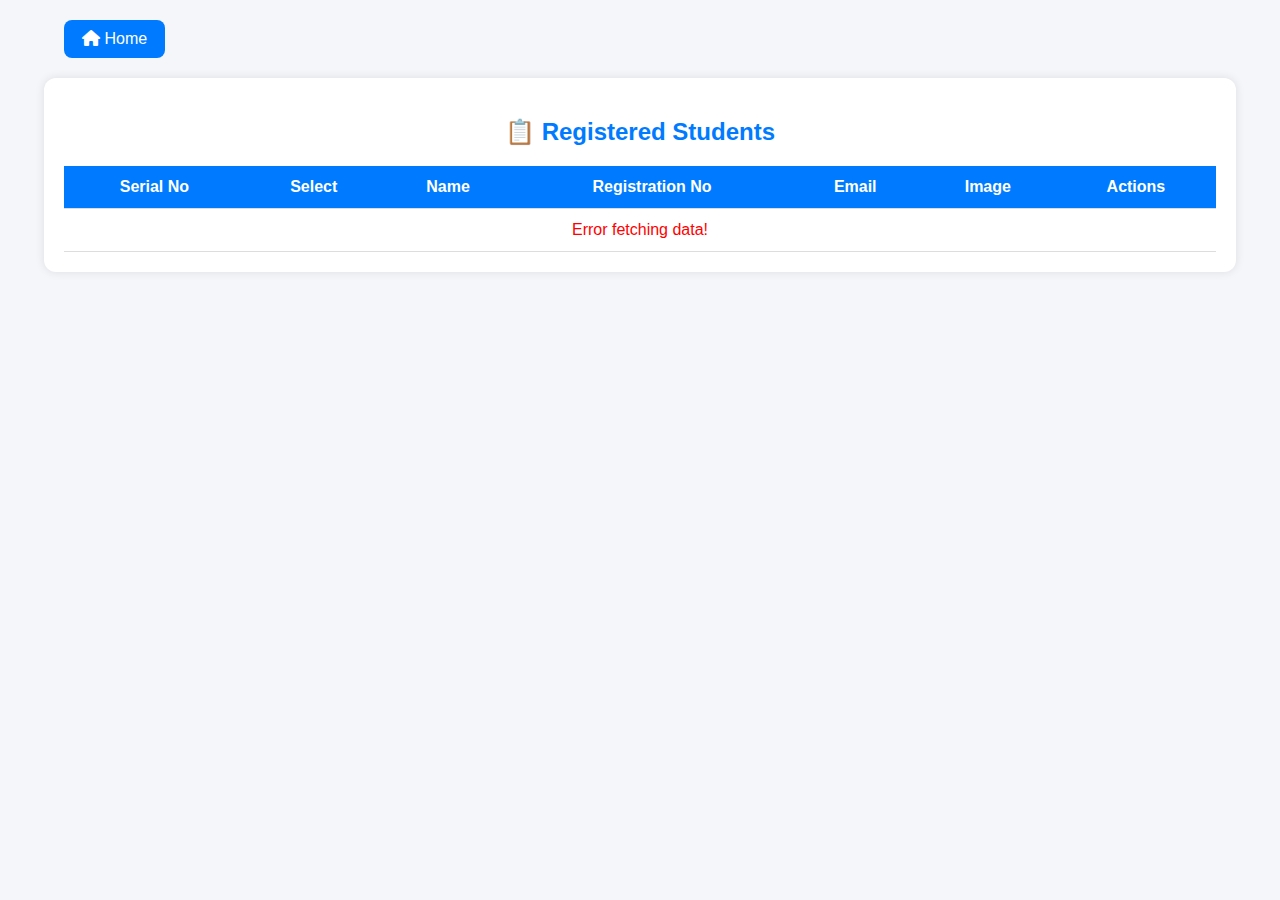
<file: frontend/view_Registered_students.html>
<!DOCTYPE html>
<html lang="en">
<head>
  <meta charset="UTF-8">
  <title>Admin - Registered Students</title>
  <link rel="stylesheet" href="https://cdnjs.cloudflare.com/ajax/libs/font-awesome/6.5.0/css/all.min.css">
  <style>
    body {
      font-family: 'Segoe UI', sans-serif;
      background-color: #f5f6fa;
      margin: 0;
      padding: 0;
    }
    .top-btns {
      display: flex;
      justify-content: space-between;
      width: 90%;
      margin: 20px auto 0;
    }
    .top-btns button {
      background: #007bff;
      color: white;
      border: none;
      padding: 10px 18px;
      border-radius: 8px;
      cursor: pointer;
      font-size: 16px;
    }
    .top-btns button:hover {
      background: #0056b3;
    }
    .container {
      width: 90%;
      margin: 20px auto;
      background: #fff;
      padding: 20px;
      border-radius: 12px;
      box-shadow: 0 0 10px rgba(0,0,0,0.1);
    }
    h2 {
      text-align: center;
      color: #007bff;
      margin-bottom: 20px;
    }
    table {
      width: 100%;
      border-collapse: collapse;
      text-align: center;
    }
    th, td {
      padding: 12px;
      border-bottom: 1px solid #ddd;
    }
    th {
      background: #007bff;
      color: white;
    }
    tr:hover {
      background: #f1f1f1;
    }
    img {
      width: 70px;
      height: 70px;
      border-radius: 8px;
      object-fit: cover;
    }
    .action-btn {
      border: none;
      padding: 6px 12px;
      margin: 3px;
      border-radius: 5px;
      cursor: pointer;
      color: white;
      font-size: 14px;
    }
    .update-btn { background: #28a745; }
    .show-btn { background: #17a2b8; }
    .bottom-delete {
      position: fixed;
      bottom: 20px;
      left: 50%;
      transform: translateX(-50%);
      background: #dc3545;
      color: white;
      border: none;
      padding: 12px 24px;
      font-size: 16px;
      border-radius: 8px;
      cursor: pointer;
      display: none;
    }
  </style>
</head>
<body>
  <div class="top-btns">
    <button onclick="window.location.href='index.html'"><i class="fa fa-home"></i> Home</button>
  </div>

  <div class="container">
    <h2>📋 Registered Students</h2>
    <table id="studentsTable">
      <thead>
        <tr>
          <th>Serial No</th>
          <th>Select</th>
          <th>Name</th>
          <th>Registration No</th>
          <th>Email</th>
          <th>Image</th>
          <th>Actions</th>
        </tr>
      </thead>
      <tbody id="studentBody">
        <tr><td colspan="7">Loading data...</td></tr>
      </tbody>
    </table>
  </div>

  <button id="deleteSelected" class="bottom-delete" onclick="deleteSelected()">Delete Selected</button>

  <script>
    const API_URL = "http://localhost:9090/api/students";
    const BASE_IMAGE_PATH = "http://localhost:9090/images/";

    async function fetchStudents() {
      try {
        const res = await fetch(API_URL);
        const students = await res.json();
        displayStudents(students);
      } catch (err) {
        document.getElementById("studentBody").innerHTML =
          `<tr><td colspan="7" style="color:red;">Error fetching data!</td></tr>`;
      }
    }

    function displayStudents(students) {
      const tbody = document.getElementById("studentBody");
      tbody.innerHTML = "";
      if (students.length === 0) {
        tbody.innerHTML = `<tr><td colspan="7">No students found.</td></tr>`;
        return;
      }

      students.forEach((student, index) => {
        const folderName = getFolderName(student.name, student.registrationNo);
        // ✅ 1st Change: fixed image name to img2.jpg
        const imageUrl = `${BASE_IMAGE_PATH}${folderName}/img2.jpg`;

        const tr = document.createElement("tr");
        tr.innerHTML = `
          <td>${index + 1}</td>
          <td><input type="checkbox" class="selectBox" value="${student.registrationNo}" onchange="toggleDeleteBtn()"></td>
          <td>${student.name}</td>
          <td>${student.registrationNo}</td>
          <td>${student.email}</td>
          <td><img src="${imageUrl}" alt="Image"></td>
          <td>
            <button class="action-btn update-btn" onclick="updateStudent('${student.registrationNo}')">Update</button>
            <button class="action-btn show-btn" onclick="showStudent('${student.registrationNo}')">Show Details</button>
            <button class="action-btn show-btn" style="background:#6f42c1;" onclick="showAttendance('${student.registrationNo}')">Show Attendance</button>
          </td>
        `;
        tbody.appendChild(tr);
      });
    }

    function getFolderName(name, regNo) {
      const digits = regNo.replace(/\D/g, "");
      const padded = digits.padStart(4, "0");
      return `${name.replace(/\s+/g, "_")}${padded}`;
    }

    function toggleDeleteBtn() {
      const checkboxes = document.querySelectorAll(".selectBox:checked");
      document.getElementById("deleteSelected").style.display = checkboxes.length > 0 ? "block" : "none";
    }

    async function deleteSelected() {
      const selected = Array.from(document.querySelectorAll(".selectBox:checked")).map(cb => cb.value);
      if (selected.length === 0) return;
      if (!confirm(`Delete ${selected.length} selected student(s)?`)) return;

      for (const regNo of selected) {
        try {
          await fetch(`${API_URL}/${encodeURIComponent(regNo)}`, { method: "DELETE" });
        } catch (err) {
          console.error("Delete error:", err);
        }
      }
      alert("Selected students deleted successfully!");
      fetchStudents();
      toggleDeleteBtn();
    }

    function updateStudent(registrationNo) {
      window.location.href = `update_student.html?registrationNo=${encodeURIComponent(registrationNo)}`;
    }

    // ✅ 2nd Change: Added working Show Details function
    function showStudent(registrationNo) {
      window.location.href = `show_student.html?registrationNo=${encodeURIComponent(registrationNo)}`;
    }

    function showAttendance(registrationNo) {
      window.location.href = `show_student_attendance.html?registrationNo=${encodeURIComponent(registrationNo)}`;
    }

    document.addEventListener("DOMContentLoaded", fetchStudents);
  </script>
</body>
</html>
</file>
<file: frontend/styles/registration.css>
:root {
            --primary-gradient: linear-gradient(135deg, #3498db 0%, #2c3e50 100%);
            --secondary-gradient: linear-gradient(135deg, #9b59b6 0%, #8e44ad 100%);
            --success-gradient: linear-gradient(135deg, #2ecc71 0%, #27ae60 100%);
            --warning-gradient: linear-gradient(135deg, #e67e22 0%, #d35400 100%);
            
            --primary-color: #db3434;
            --secondary-color: #2c3e50;
            --success-color: #27ae60;
            --warning-color: #e67e22;
            --danger-color: #e74c3c;
            --dark-color: #2c3e50;
            --light-color: #ecf0f1;
            --gray-color: #95a5a6;
        }
        
        * {
            margin: 0;
            padding: 0;
            box-sizing: border-box;
            font-family: 'Inter', sans-serif;
        }
        
        body {
            background: linear-gradient(135deg, #0e3c82 0%, #070707 50%, #24243e 100%);
            color: var(--dark-color);
            line-height: 1.6;
        }
        
        .container {
            max-width: 1000px;
            margin: 0 auto;
            padding: 20px;
        }
        
         header {
    top: 0;
    margin-bottom: 60px;
    padding: 0px 0px 0px 50px;
    background-color: black;
    color: white;    
    border-bottom: 4px solid black;
    box-shadow: 
        0 0px 0px rgba(0, 0, 0, 0.3),
        0 0 40px rgba(0, 96, 249, 0.8);
    position: sticky;
    overflow: hidden;
    z-index: 8;
    
    
}
span{
    color: red;
}

header::before {
    content: '';
    position: absolute;
    top: -50%;
    left: -50%;
    width: 200%;
    height: 200%;
    background: linear-gradient(
        45deg,
        transparent,
        rgba(255, 255, 255, 0.1),
        transparent
    );
    transform: rotate(45deg);
    animation: shimmer 3s infinite;
}

@keyframes shimmer {
    0% { transform: rotate(45deg) translateX(-100%); }
    100% { transform: rotate(45deg) translateX(100%); }
}

h1 {
    font-size: 5rem;
    margin-bottom: -32px;
    font-weight: 700;
    /* text-shadow: 0 2px 10px rgba(0, 0, 0, 0.3); */
    background: linear-gradient(45deg, #ffffff, #ffffff);
    -webkit-background-clip: text;
    -webkit-text-fill-color: transparent;
    background-clip: text;
}
h2{
    font-size: 2rem;
    margin-bottom: 20px;
    font-weight: 700;
    color: rgba(255, 0, 0, 0.777);
}
        .subtitle {
            font-size: 1.2rem;
            opacity: 0.9;
            font-weight: 300;
        }
        
        .content {
            display: flex;
            gap: 30px;
            margin-bottom: 30px;
        }
        
        @media (max-width: 768px) {
            .content {
                flex-direction: column;
            }
        }
        
        .form-section, .camera-section {
            flex: 1;
            background: transparent;
            padding: 25px;
            border-radius: 12px;
            box-shadow: 0 4px 12px rgba(0, 0, 0, 0.08);
        }
        
        .section-title {
            font-size: 1.5rem;
            margin-bottom: 20px;
            padding-bottom: 12px;
            border-bottom: 2px solid var(--light-color);
            color:#0cb3ff;
            font-weight: 600;
        }
        
        .form-group {
            margin-bottom: 20px;
        }
        
        label {
            display: block;
            margin-bottom: 8px;
            font-weight: 700;
            color: #fdf0d5;
        }
        
        input {
            width: 100%;
            padding: 14px 16px;
            border: 1px solid #eef4ed;
            border-radius: 8px;
            font-size: 16px;
            transition: all 0.3s ease;
            background-color: transparent ;
                        backdrop-filter: blur(50px);
                        color: rgb(243, 241, 237);

        }
        
        input:focus {
            border-color: var(--primary-color);
            outline: none;
            box-shadow: 0 0 0 3px rgba(52, 152, 219, 0.2);
        }
        
        .video-container {
            width: 100%;
            background: rgba(0, 0, 0, 0.964);
            border: 4px dotted rgb(0, 133, 249);
            border-radius: 30px;
            overflow: hidden;
            margin-bottom: 20px;
            position: relative;
            aspect-ratio: 4/3;
            display: flex;
            align-items: center;
            justify-content: center;
            min-height: 240px;
        }
        
        #video {
            width: 100%;
            height: 100%;
            object-fit: cover;
            display: none;
        }
        
        .camera-placeholder {
            color: var(--gray-color);
            text-align: center;
            padding: 20px;
        }
        
        .camera-controls {
            display: flex;
            justify-content: center;
            gap: 12px;
            margin-bottom: 20px;
        }
        
        button {
            padding: 14px 28px;
            border: none;
            border-radius: 8px;
            font-size: 16px;
            font-weight: 600;
            cursor: pointer;
            transition: all 0.3s ease;
        }
        
        .start-camera-btn {
            background: var(--primary-gradient);
            color: white;
        }
        
        .start-camera-btn:hover {
            transform: translateY(-2px);
            box-shadow: 0 6px 12px rgba(52, 152, 219, 0.3);
        }
        
        .capture-btn {
            background: var(--secondary-gradient);
            color: white;
            display: none;
        }
        
        .capture-btn:hover {
            transform: translateY(-2px);
            box-shadow: 0 6px 12px rgba(155, 89, 182, 0.3);
        }
        
        .submit-btn {
            background: var(--success-gradient);
            color: white;
            width: 100%;
            padding: 16px;
            font-size: 18px;
            margin-top: 10px;
        }
        
        .submit-btn:hover {
            transform: translateY(-2px);
            box-shadow: 0 6px 12px rgba(46, 204, 113, 0.3);
        }
        
        .captured-image {
            width: 100%;
            border: 4px dotted rgb(0, 133, 249);
            border-radius: 20px;
            overflow: hidden;
            aspect-ratio: 4/3;
            background: black;
            display: flex;
            align-items: center;
            justify-content: center;
            color: var(--gray-color);
            font-style: italic;
        }
        
        .captured-image img {
            width: 100%;
            height: 100%;
            object-fit: cover;
        }
        
        .page-link {
            text-align: center;
            margin-top: 30px;
        }
        
        .page-link a {
            color: var(--primary-color);
            text-decoration: none;
            font-weight: 600;
            transition: all 0.3s ease;
        }
        
        .page-link a:hover {
            text-decoration: underline;
        }
        
        .camera-status {
            text-align: center;
            margin-top: 10px;
            font-size: 14px;
            color: var(--gray-color);
        }
</file>
